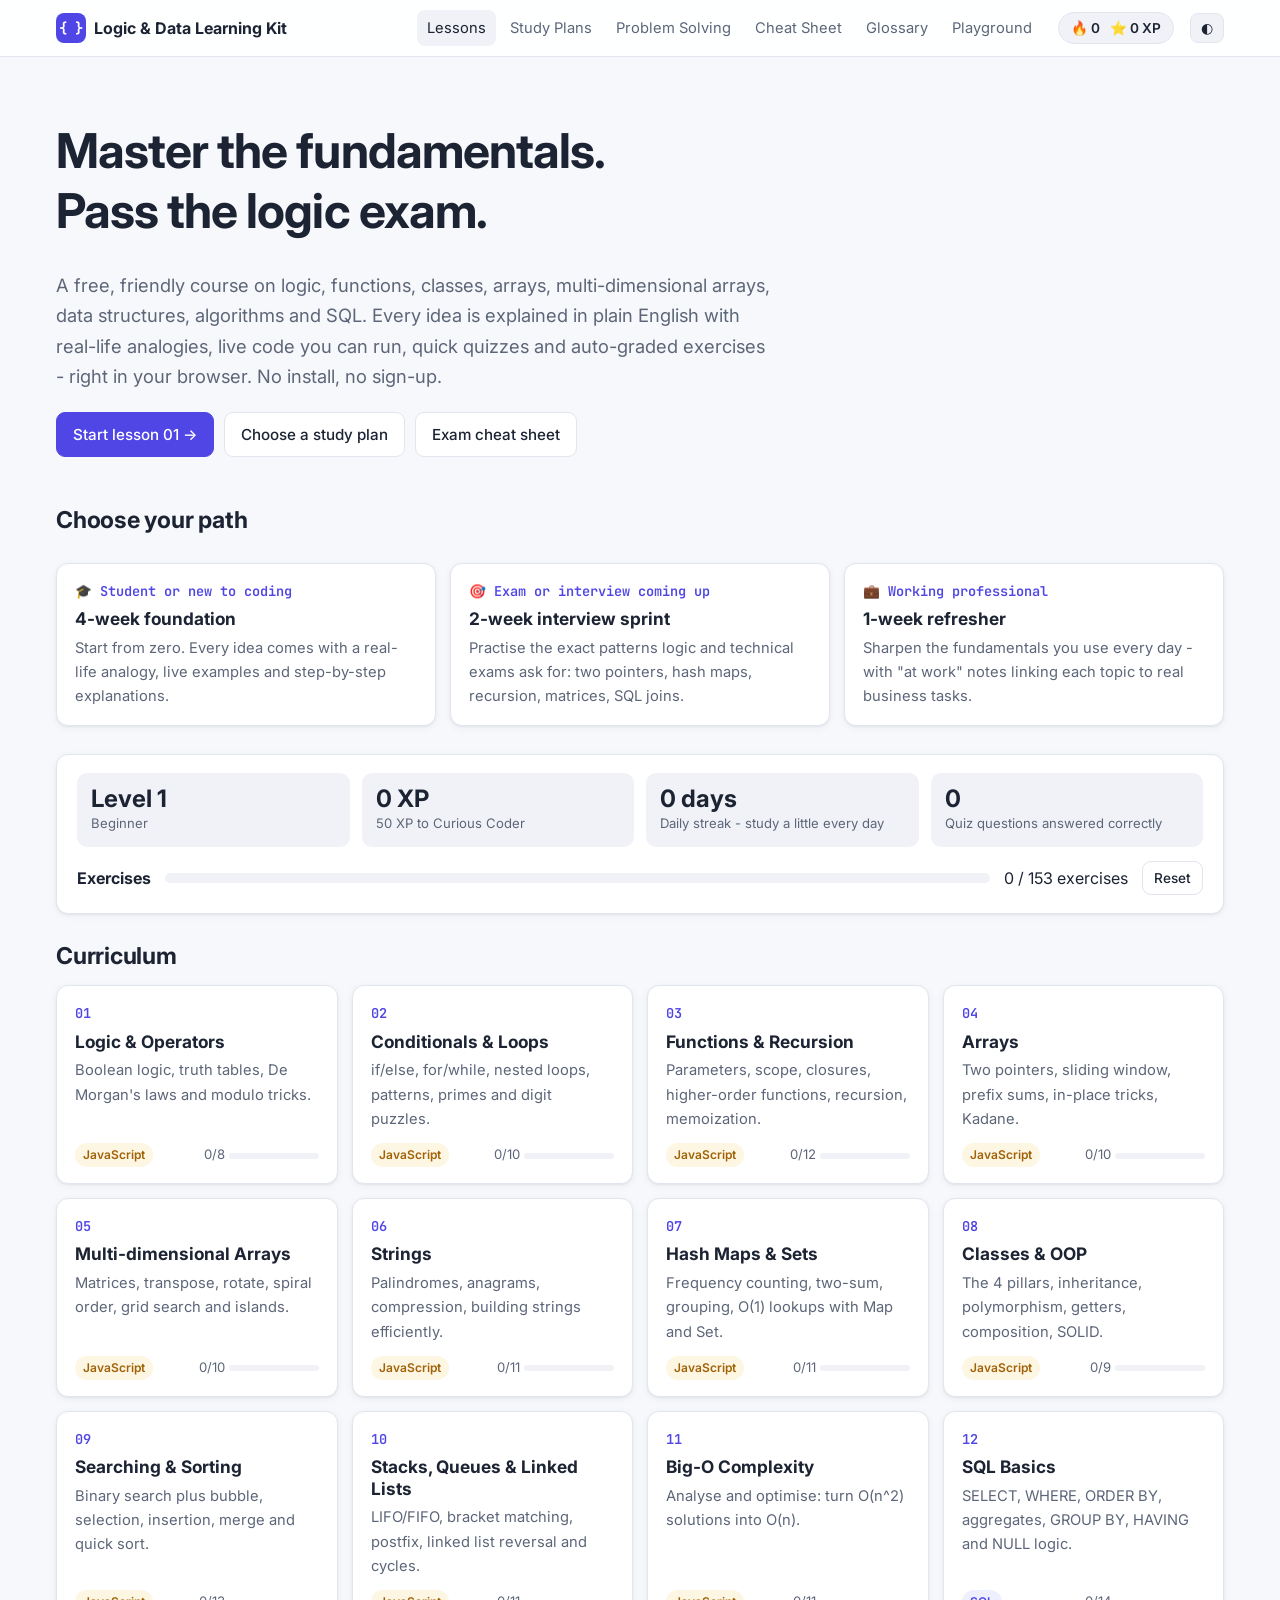
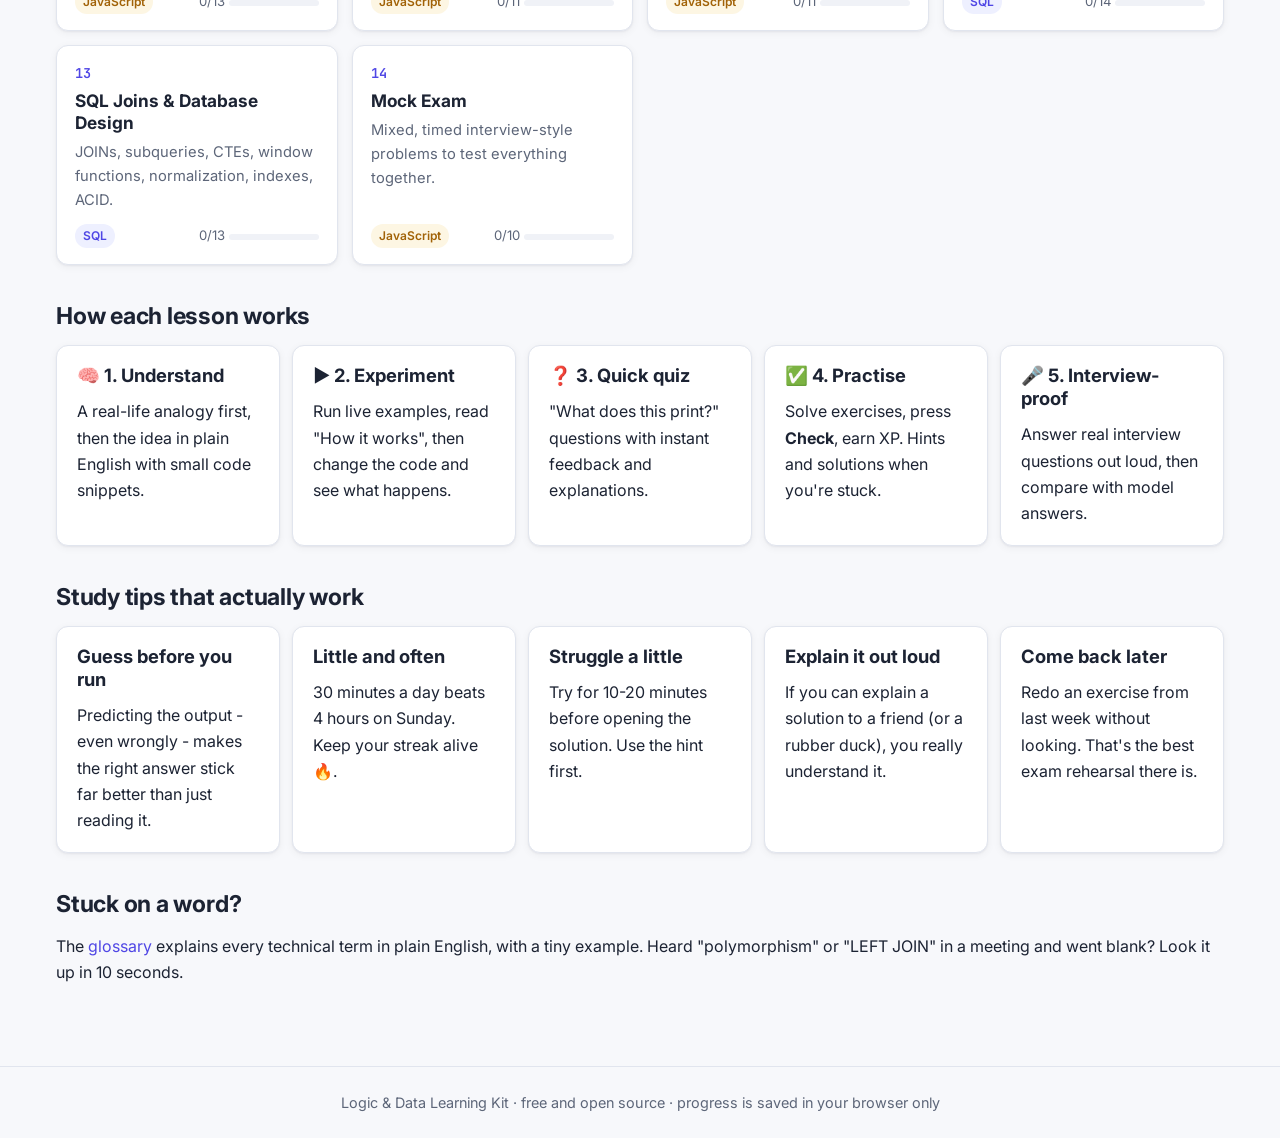
<file: index.html>
<!doctype html>
<html lang="en">
<head>
  <meta charset="utf-8">
  <meta name="viewport" content="width=device-width, initial-scale=1">
  <title>Logic &amp; Data Learning Kit</title>
  <meta name="description" content="Free interactive kit to master programming fundamentals and SQL for logical and technical interview exams. Live code, auto-graded exercises, no install.">
  <link rel="icon" href="assets/favicon.svg" type="image/svg+xml">
  <link rel="preconnect" href="https://fonts.googleapis.com">
  <link rel="stylesheet" href="https://fonts.googleapis.com/css2?family=Inter:wght@400;500;600;700&family=JetBrains+Mono:wght@400;600&display=swap">
  <link rel="stylesheet" href="assets/css/style.css">
</head>
<body>
  <header id="site-header"></header>

  <main class="container">
    <section class="hero">
      <h1>Master the fundamentals.<br>Pass the logic exam.</h1>
      <p class="lead">
        A free, friendly course on logic, functions, classes, arrays, multi-dimensional arrays,
        data structures, algorithms and SQL. Every idea is explained in plain English with real-life
        analogies, live code you can run, quick quizzes and auto-graded exercises - right in your browser.
        No install, no sign-up.
      </p>
      <div class="hero-actions">
        <a class="btn btn-primary" id="continue-btn" href="lesson.html?id=01">Start lesson 01 &rarr;</a>
        <a class="btn" href="study-plan.html">Choose a study plan</a>
        <a class="btn" href="cheatsheet.html">Exam cheat sheet</a>
      </div>
    </section>

    <h2>Choose your path</h2>
    <section class="audience">
      <a class="card lesson-card" href="study-plan.html#beginner">
        <span class="num">&#127891; Student or new to coding</span>
        <h3>4-week foundation</h3>
        <p>Start from zero. Every idea comes with a real-life analogy, live examples and step-by-step explanations.</p>
      </a>
      <a class="card lesson-card" href="study-plan.html#sprint">
        <span class="num">&#127919; Exam or interview coming up</span>
        <h3>2-week interview sprint</h3>
        <p>Practise the exact patterns logic and technical exams ask for: two pointers, hash maps, recursion, matrices, SQL joins.</p>
      </a>
      <a class="card lesson-card" href="study-plan.html#refresher">
        <span class="num">&#128188; Working professional</span>
        <h3>1-week refresher</h3>
        <p>Sharpen the fundamentals you use every day - with "at work" notes linking each topic to real business tasks.</p>
      </a>
    </section>

    <section class="card" id="progress" style="margin-bottom:28px">
      <div class="stats-row">
        <div class="stat"><div class="v" id="st-level">Level 1</div><div class="l" id="st-level-name">Beginner</div></div>
        <div class="stat"><div class="v" id="st-xp">0 XP</div><div class="l" id="st-next">+10 XP per exercise, +5 per quiz answer</div></div>
        <div class="stat"><div class="v" id="st-streak">0 days</div><div class="l">Daily streak - study a little every day</div></div>
        <div class="stat"><div class="v" id="st-quiz">0</div><div class="l">Quiz questions answered correctly</div></div>
      </div>
      <div class="progress-summary">
        <strong>Exercises</strong>
        <div class="progress-track"><div class="progress-fill" id="overall-fill" style="width:0%"></div></div>
        <span id="overall-text">0 / 0 exercises</span>
        <button class="btn btn-sm" id="reset-progress">Reset</button>
      </div>
    </section>

    <h2 style="margin-top:0">Curriculum</h2>
    <div class="lesson-grid" id="lesson-grid"></div>

    <h2>How each lesson works</h2>
    <div class="toc-cards">
      <div class="card"><h3>&#129504; 1. Understand</h3><p>A real-life analogy first, then the idea in plain English with small code snippets.</p></div>
      <div class="card"><h3>&#9654;&#65039; 2. Experiment</h3><p>Run live examples, read "How it works", then change the code and see what happens.</p></div>
      <div class="card"><h3>&#10067; 3. Quick quiz</h3><p>"What does this print?" questions with instant feedback and explanations.</p></div>
      <div class="card"><h3>&#9989; 4. Practise</h3><p>Solve exercises, press <strong>Check</strong>, earn XP. Hints and solutions when you're stuck.</p></div>
      <div class="card"><h3>&#127908; 5. Interview-proof</h3><p>Answer real interview questions out loud, then compare with model answers.</p></div>
    </div>

    <h2>Study tips that actually work</h2>
    <div class="toc-cards">
      <div class="card"><h3>Guess before you run</h3><p>Predicting the output - even wrongly - makes the right answer stick far better than just reading it.</p></div>
      <div class="card"><h3>Little and often</h3><p>30 minutes a day beats 4 hours on Sunday. Keep your streak alive &#128293;.</p></div>
      <div class="card"><h3>Struggle a little</h3><p>Try for 10-20 minutes before opening the solution. Use the hint first.</p></div>
      <div class="card"><h3>Explain it out loud</h3><p>If you can explain a solution to a friend (or a rubber duck), you really understand it.</p></div>
      <div class="card"><h3>Come back later</h3><p>Redo an exercise from last week without looking. That's the best exam rehearsal there is.</p></div>
    </div>

    <h2>Stuck on a word?</h2>
    <p>The <a href="glossary.html">glossary</a> explains every technical term in plain English, with a tiny example.
      Heard "polymorphism" or "LEFT JOIN" in a meeting and went blank? Look it up in 10 seconds.</p>
  </main>

  <footer id="site-footer"></footer>

  <script src="assets/js/app.js"></script>
  <script src="lessons/index.js"></script>
  <script>
    (function () {
      const grid = document.getElementById("lesson-grid");
      const esc = LDL.escapeHtml;

      function render() {
        let done = 0, total = 0, firstOpen = null;
        grid.innerHTML = LDL.catalog.map(function (c) {
          const lesson = LDL.lessons[c.id];
          const n = lesson ? lesson.exercises.length : 0;
          const d = lesson ? LDL.progress.countDone(lesson) : 0;
          done += d; total += n;
          if (!firstOpen && lesson && d < n) firstOpen = c;
          const pct = n ? Math.round(100 * d / n) : 0;
          return '<a class="lesson-card" href="lesson.html?id=' + c.id + '">' +
            '<span class="num">' + c.id + '</span>' +
            '<h3>' + esc(c.title) + '</h3>' +
            '<p>' + esc(c.summary) + '</p>' +
            '<div class="meta"><span class="tag ' + (c.lang === "sql" ? "tag-sql" : "tag-js") + '">' + (c.lang === "sql" ? "SQL" : "JavaScript") + '</span>' +
            (lesson ? '<span>' + d + "/" + n + ' <span class="mini-track" style="display:inline-block;vertical-align:middle"><span class="mini-fill" style="display:block;width:' + pct + '%"></span></span></span>' : '<span>coming soon</span>') +
            '</div></a>';
        }).join("");

        const xp = LDL.xp(), lv = LDL.level(xp), streak = LDL.activity.streak();
        let quizRight = 0;
        LDL.catalog.forEach(function (c) { if (LDL.lessons[c.id]) quizRight += LDL.quizProgress.countCorrect(LDL.lessons[c.id]); });
        document.getElementById("st-level").textContent = "Level " + lv.number;
        document.getElementById("st-level-name").textContent = lv.name;
        document.getElementById("st-xp").textContent = xp + " XP";
        document.getElementById("st-next").textContent = lv.next
          ? (lv.next - xp) + " XP to " + lv.nextName
          : "Top level reached - you're interview ready!";
        document.getElementById("st-streak").textContent = streak + (streak === 1 ? " day" : " days");
        document.getElementById("st-quiz").textContent = quizRight;
        LDL.refreshXp();

        document.getElementById("overall-fill").style.width = (total ? 100 * done / total : 0) + "%";
        document.getElementById("overall-text").textContent = done + " / " + total + " exercises";
        const btn = document.getElementById("continue-btn");
        if (done > 0 && firstOpen) {
          btn.href = "lesson.html?id=" + firstOpen.id;
          btn.innerHTML = "Continue: " + esc(firstOpen.id + " " + firstOpen.title) + " &rarr;";
        }
      }

      document.getElementById("reset-progress").addEventListener("click", function () {
        if (confirm("Reset all progress and saved code? This cannot be undone.")) { LDL.progress.reset(); render(); }
      });

      render();
      LDL.loadAllLessons().then(render);
    })();
  </script>
</body>
</html>
</file>
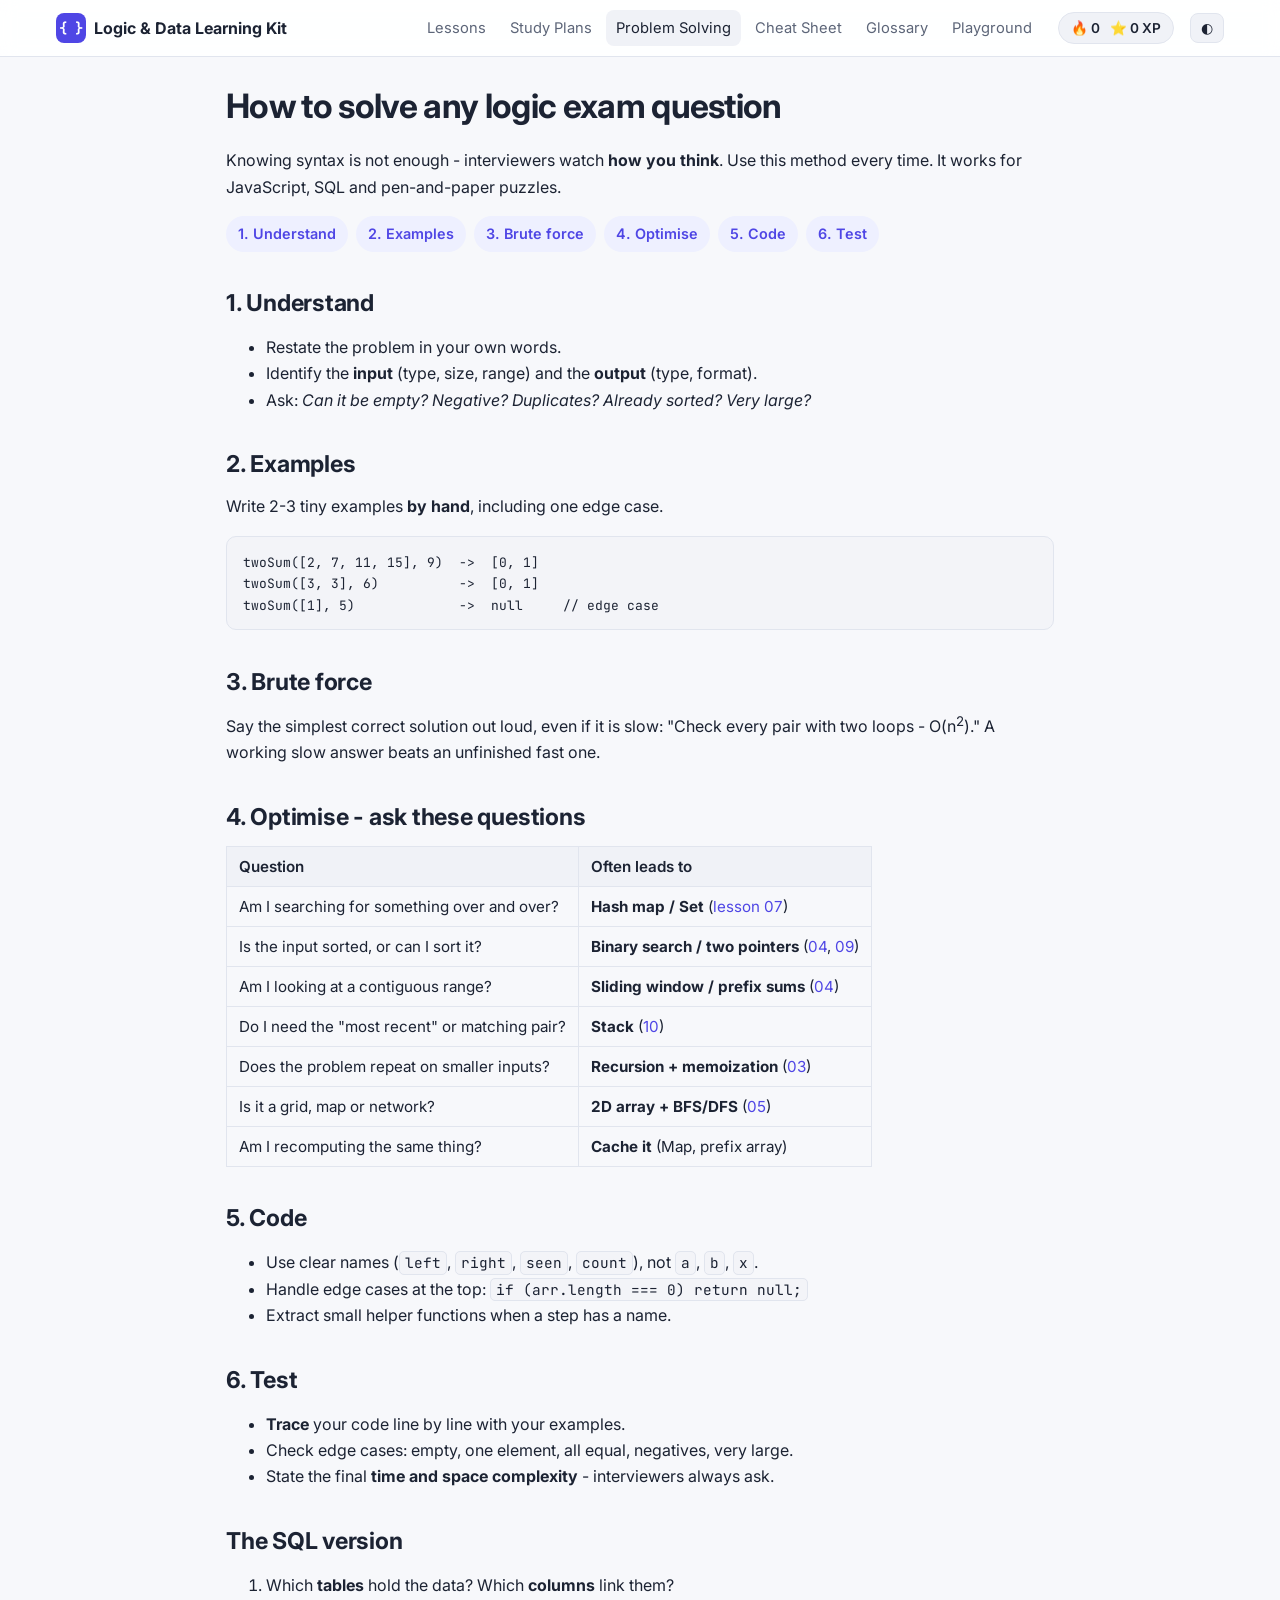
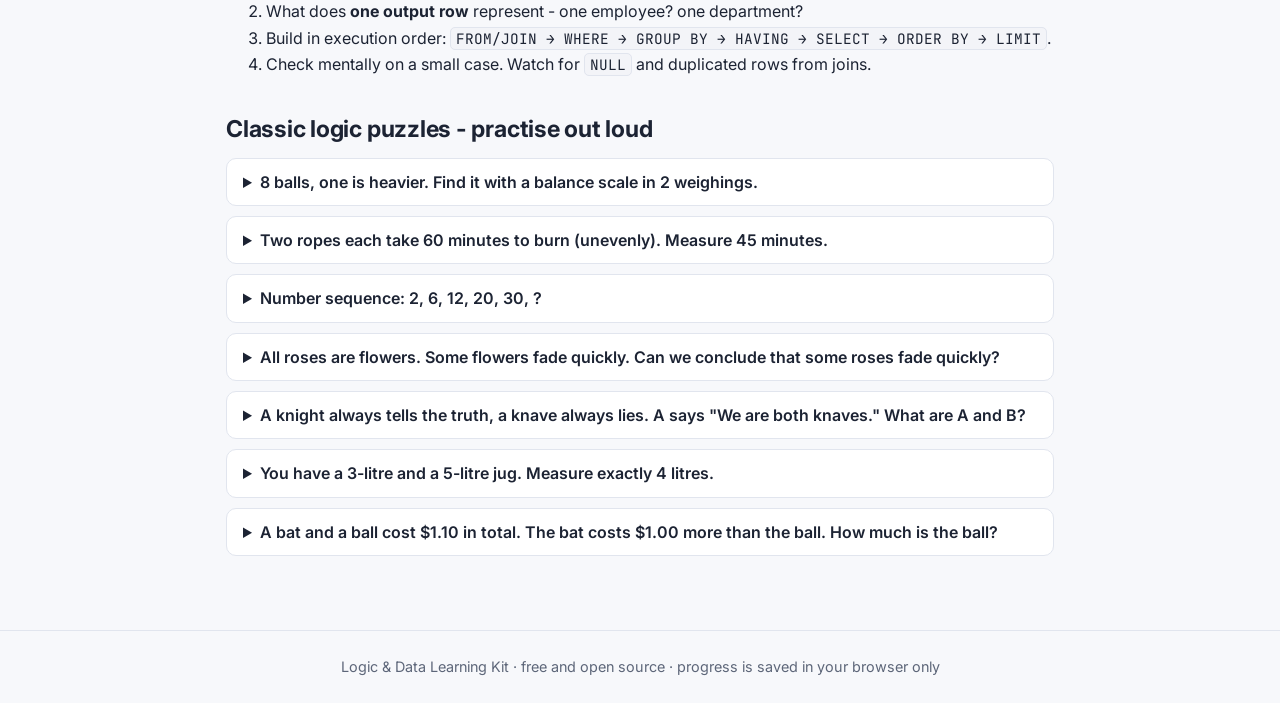
<file: problem-solving.html>
<!doctype html>
<html lang="en">
<head>
  <meta charset="utf-8">
  <meta name="viewport" content="width=device-width, initial-scale=1">
  <title>Problem Solving - Logic &amp; Data Learning Kit</title>
  <meta name="description" content="A 6-step method to solve any logic or coding interview question, plus classic logic puzzles.">
  <link rel="icon" href="assets/favicon.svg" type="image/svg+xml">
  <link rel="preconnect" href="https://fonts.googleapis.com">
  <link rel="stylesheet" href="https://fonts.googleapis.com/css2?family=Inter:wght@400;500;600;700&family=JetBrains+Mono:wght@400;600&display=swap">
  <link rel="stylesheet" href="assets/css/style.css">
</head>
<body>
  <header id="site-header"></header>

  <main class="container narrow">
    <h1>How to solve any logic exam question</h1>
    <p class="lead">Knowing syntax is not enough - interviewers watch <strong>how you think</strong>.
      Use this method every time. It works for JavaScript, SQL and pen-and-paper puzzles.</p>

    <div class="step-flow">
      <span>1. Understand</span><span>2. Examples</span><span>3. Brute force</span>
      <span>4. Optimise</span><span>5. Code</span><span>6. Test</span>
    </div>

    <h2>1. Understand</h2>
    <ul>
      <li>Restate the problem in your own words.</li>
      <li>Identify the <strong>input</strong> (type, size, range) and the <strong>output</strong> (type, format).</li>
      <li>Ask: <em>Can it be empty? Negative? Duplicates? Already sorted? Very large?</em></li>
    </ul>

    <h2>2. Examples</h2>
    <p>Write 2-3 tiny examples <strong>by hand</strong>, including one edge case.</p>
<pre><code>twoSum([2, 7, 11, 15], 9)  -&gt;  [0, 1]
twoSum([3, 3], 6)          -&gt;  [0, 1]
twoSum([1], 5)             -&gt;  null     // edge case</code></pre>

    <h2>3. Brute force</h2>
    <p>Say the simplest correct solution out loud, even if it is slow:
      "Check every pair with two loops - O(n<sup>2</sup>)." A working slow answer beats an unfinished fast one.</p>

    <h2>4. Optimise - ask these questions</h2>
    <table>
      <tr><th>Question</th><th>Often leads to</th></tr>
      <tr><td>Am I searching for something over and over?</td><td><strong>Hash map / Set</strong> (<a href="lesson.html?id=07">lesson 07</a>)</td></tr>
      <tr><td>Is the input sorted, or can I sort it?</td><td><strong>Binary search / two pointers</strong> (<a href="lesson.html?id=04">04</a>, <a href="lesson.html?id=09">09</a>)</td></tr>
      <tr><td>Am I looking at a contiguous range?</td><td><strong>Sliding window / prefix sums</strong> (<a href="lesson.html?id=04">04</a>)</td></tr>
      <tr><td>Do I need the "most recent" or matching pair?</td><td><strong>Stack</strong> (<a href="lesson.html?id=10">10</a>)</td></tr>
      <tr><td>Does the problem repeat on smaller inputs?</td><td><strong>Recursion + memoization</strong> (<a href="lesson.html?id=03">03</a>)</td></tr>
      <tr><td>Is it a grid, map or network?</td><td><strong>2D array + BFS/DFS</strong> (<a href="lesson.html?id=05">05</a>)</td></tr>
      <tr><td>Am I recomputing the same thing?</td><td><strong>Cache it</strong> (Map, prefix array)</td></tr>
    </table>

    <h2>5. Code</h2>
    <ul>
      <li>Use clear names (<code>left</code>, <code>right</code>, <code>seen</code>, <code>count</code>), not <code>a</code>, <code>b</code>, <code>x</code>.</li>
      <li>Handle edge cases at the top: <code>if (arr.length === 0) return null;</code></li>
      <li>Extract small helper functions when a step has a name.</li>
    </ul>

    <h2>6. Test</h2>
    <ul>
      <li><strong>Trace</strong> your code line by line with your examples.</li>
      <li>Check edge cases: empty, one element, all equal, negatives, very large.</li>
      <li>State the final <strong>time and space complexity</strong> - interviewers always ask.</li>
    </ul>

    <h2>The SQL version</h2>
    <ol>
      <li>Which <strong>tables</strong> hold the data? Which <strong>columns</strong> link them?</li>
      <li>What does <strong>one output row</strong> represent - one employee? one department?</li>
      <li>Build in execution order: <code>FROM/JOIN → WHERE → GROUP BY → HAVING → SELECT → ORDER BY → LIMIT</code>.</li>
      <li>Check mentally on a small case. Watch for <code>NULL</code> and duplicated rows from joins.</li>
    </ol>

    <h2>Classic logic puzzles - practise out loud</h2>
    <details class="qa"><summary>8 balls, one is heavier. Find it with a balance scale in 2 weighings.</summary>
      <p>Weigh 3 vs 3. If they balance, weigh the remaining 2 - the heavier one wins.
      If they don't, take the heavier group of 3 and weigh 1 vs 1: the heavier wins, or the third ball if they balance.
      It's the same "split into groups and eliminate" idea as binary search.</p></details>
    <details class="qa"><summary>Two ropes each take 60 minutes to burn (unevenly). Measure 45 minutes.</summary>
      <p>Light rope A at both ends and rope B at one end. A burns out after 30 minutes.
      Then light the other end of B - it burns out 15 minutes later. Total: 45.</p></details>
    <details class="qa"><summary>Number sequence: 2, 6, 12, 20, 30, ?</summary>
      <p>Differences are 4, 6, 8, 10, so the next difference is 12: <strong>42</strong>. The formula is n &times; (n + 1).</p></details>
    <details class="qa"><summary>All roses are flowers. Some flowers fade quickly. Can we conclude that some roses fade quickly?</summary>
      <p><strong>No.</strong> The flowers that fade quickly might all be non-roses. In set terms: Roses &sube; Flowers and
      Fading &cap; Flowers &ne; &empty; does not imply Fading &cap; Roses &ne; &empty;.</p></details>
    <details class="qa"><summary>A knight always tells the truth, a knave always lies. A says "We are both knaves." What are A and B?</summary>
      <p>If A were a knight the statement would be true, making A a knave - a contradiction. So A is a <strong>knave</strong>,
      the statement is false, so they are not both knaves: B is a <strong>knight</strong>.</p></details>
    <details class="qa"><summary>You have a 3-litre and a 5-litre jug. Measure exactly 4 litres.</summary>
      <p>Fill the 5, pour into the 3 (5 has 2 left). Empty the 3, pour the 2 in. Fill the 5 again and top up the 3 (needs 1).
      The 5-litre jug now holds <strong>4</strong>.</p></details>
    <details class="qa"><summary>A bat and a ball cost $1.10 in total. The bat costs $1.00 more than the ball. How much is the ball?</summary>
      <p>Not 10 cents! ball + (ball + 1.00) = 1.10, so 2 &times; ball = 0.10: the ball costs <strong>5 cents</strong>.
      Lesson: write the equation instead of trusting intuition.</p></details>
  </main>

  <footer id="site-footer"></footer>
  <script src="assets/js/app.js"></script>
</body>
</html>
</file>
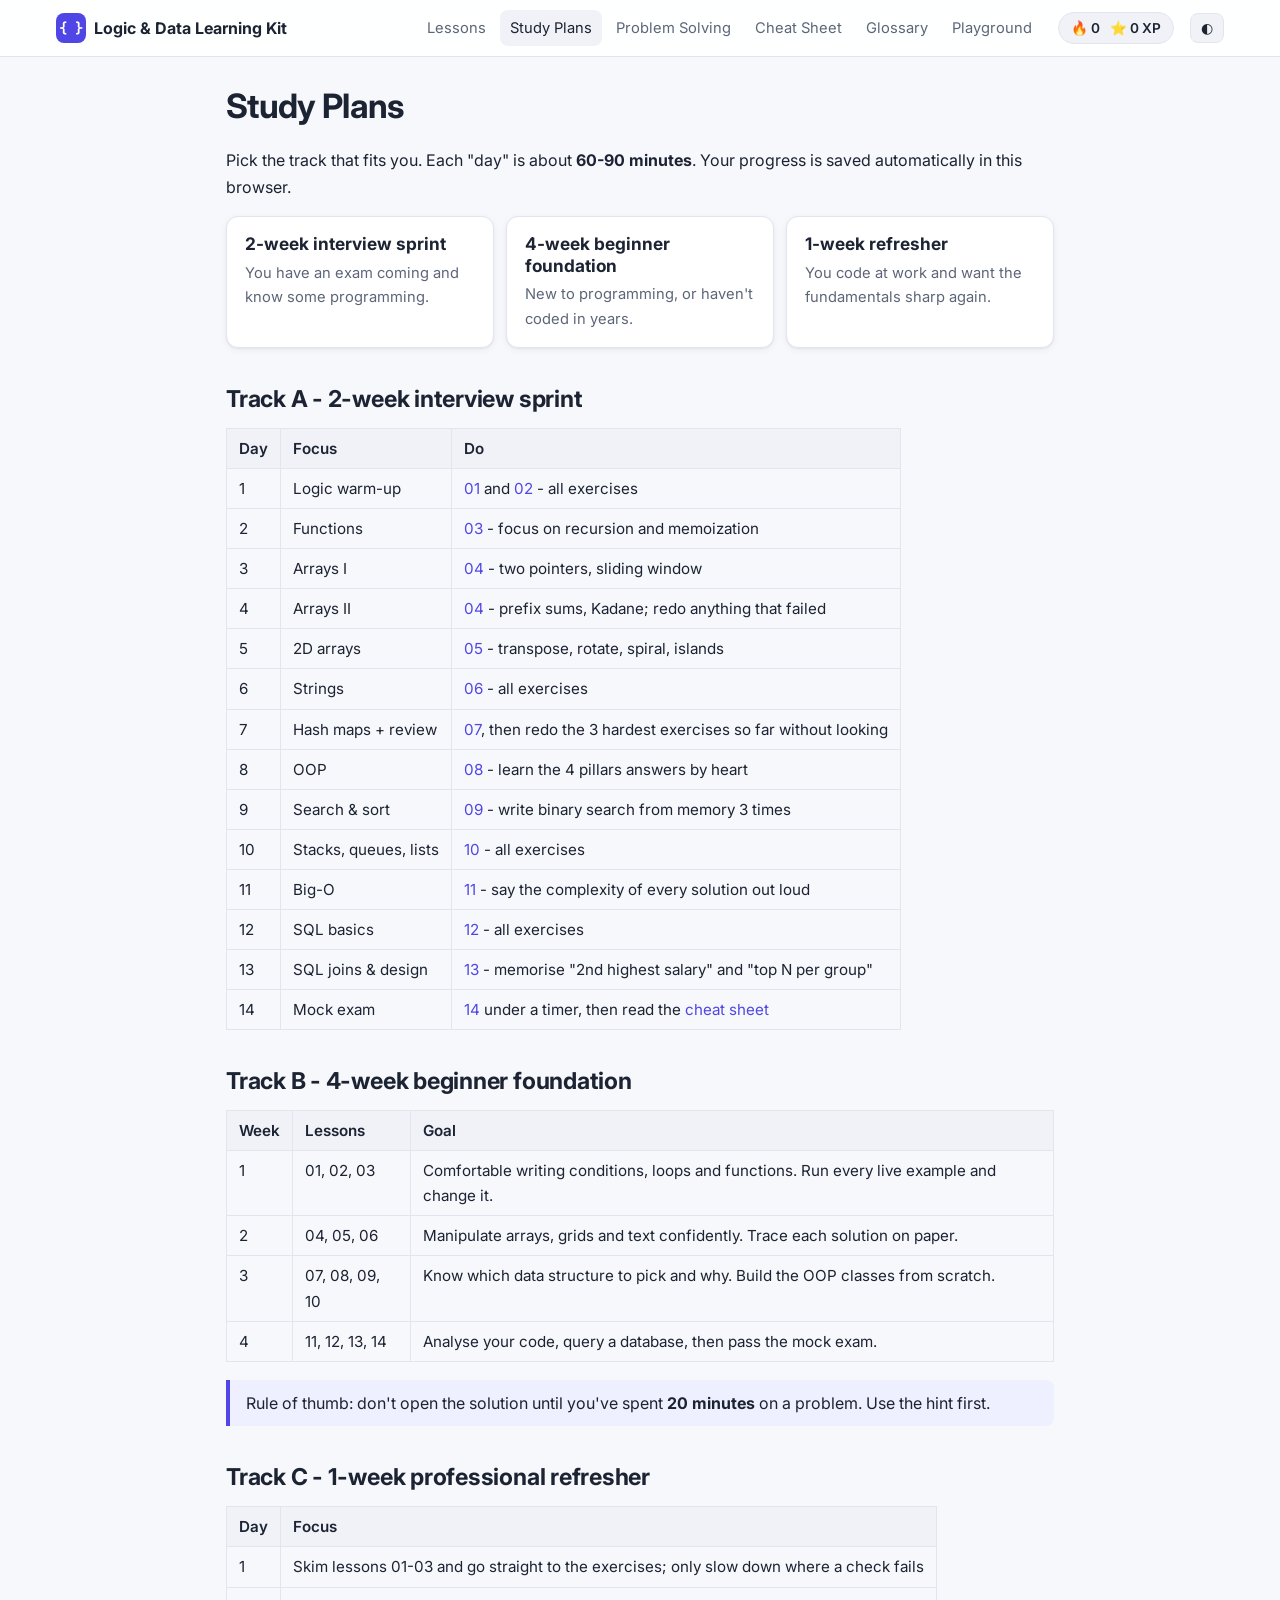
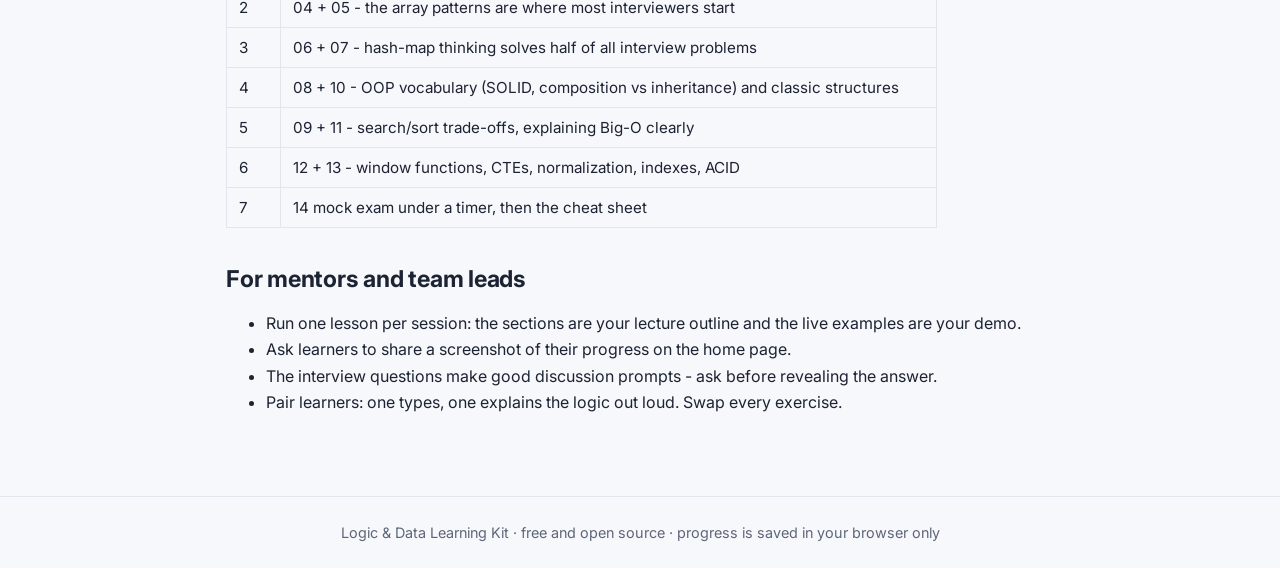
<file: study-plan.html>
<!doctype html>
<html lang="en">
<head>
  <meta charset="utf-8">
  <meta name="viewport" content="width=device-width, initial-scale=1">
  <title>Study Plans - Logic &amp; Data Learning Kit</title>
  <meta name="description" content="Three study tracks: 2-week interview sprint, 4-week beginner foundation, 1-week professional refresher.">
  <link rel="icon" href="assets/favicon.svg" type="image/svg+xml">
  <link rel="preconnect" href="https://fonts.googleapis.com">
  <link rel="stylesheet" href="https://fonts.googleapis.com/css2?family=Inter:wght@400;500;600;700&family=JetBrains+Mono:wght@400;600&display=swap">
  <link rel="stylesheet" href="assets/css/style.css">
</head>
<body>
  <header id="site-header"></header>

  <main class="container narrow">
    <h1>Study Plans</h1>
    <p class="lead">Pick the track that fits you. Each "day" is about <strong>60-90 minutes</strong>.
      Your progress is saved automatically in this browser.</p>

    <div class="toc-cards">
      <a class="card lesson-card" href="#sprint"><h3>2-week interview sprint</h3><p>You have an exam coming and know some programming.</p></a>
      <a class="card lesson-card" href="#beginner"><h3>4-week beginner foundation</h3><p>New to programming, or haven't coded in years.</p></a>
      <a class="card lesson-card" href="#refresher"><h3>1-week refresher</h3><p>You code at work and want the fundamentals sharp again.</p></a>
    </div>

    <h2 id="sprint">Track A - 2-week interview sprint</h2>
    <table>
      <tr><th>Day</th><th>Focus</th><th>Do</th></tr>
      <tr><td>1</td><td>Logic warm-up</td><td><a href="lesson.html?id=01">01</a> and <a href="lesson.html?id=02">02</a> - all exercises</td></tr>
      <tr><td>2</td><td>Functions</td><td><a href="lesson.html?id=03">03</a> - focus on recursion and memoization</td></tr>
      <tr><td>3</td><td>Arrays I</td><td><a href="lesson.html?id=04">04</a> - two pointers, sliding window</td></tr>
      <tr><td>4</td><td>Arrays II</td><td><a href="lesson.html?id=04">04</a> - prefix sums, Kadane; redo anything that failed</td></tr>
      <tr><td>5</td><td>2D arrays</td><td><a href="lesson.html?id=05">05</a> - transpose, rotate, spiral, islands</td></tr>
      <tr><td>6</td><td>Strings</td><td><a href="lesson.html?id=06">06</a> - all exercises</td></tr>
      <tr><td>7</td><td>Hash maps + review</td><td><a href="lesson.html?id=07">07</a>, then redo the 3 hardest exercises so far without looking</td></tr>
      <tr><td>8</td><td>OOP</td><td><a href="lesson.html?id=08">08</a> - learn the 4 pillars answers by heart</td></tr>
      <tr><td>9</td><td>Search &amp; sort</td><td><a href="lesson.html?id=09">09</a> - write binary search from memory 3 times</td></tr>
      <tr><td>10</td><td>Stacks, queues, lists</td><td><a href="lesson.html?id=10">10</a> - all exercises</td></tr>
      <tr><td>11</td><td>Big-O</td><td><a href="lesson.html?id=11">11</a> - say the complexity of every solution out loud</td></tr>
      <tr><td>12</td><td>SQL basics</td><td><a href="lesson.html?id=12">12</a> - all exercises</td></tr>
      <tr><td>13</td><td>SQL joins &amp; design</td><td><a href="lesson.html?id=13">13</a> - memorise "2nd highest salary" and "top N per group"</td></tr>
      <tr><td>14</td><td>Mock exam</td><td><a href="lesson.html?id=14">14</a> under a timer, then read the <a href="cheatsheet.html">cheat sheet</a></td></tr>
    </table>

    <h2 id="beginner">Track B - 4-week beginner foundation</h2>
    <table>
      <tr><th>Week</th><th>Lessons</th><th>Goal</th></tr>
      <tr><td>1</td><td>01, 02, 03</td><td>Comfortable writing conditions, loops and functions. Run every live example and change it.</td></tr>
      <tr><td>2</td><td>04, 05, 06</td><td>Manipulate arrays, grids and text confidently. Trace each solution on paper.</td></tr>
      <tr><td>3</td><td>07, 08, 09, 10</td><td>Know which data structure to pick and why. Build the OOP classes from scratch.</td></tr>
      <tr><td>4</td><td>11, 12, 13, 14</td><td>Analyse your code, query a database, then pass the mock exam.</td></tr>
    </table>
    <blockquote>Rule of thumb: don't open the solution until you've spent <strong>20 minutes</strong> on a problem. Use the hint first.</blockquote>

    <h2 id="refresher">Track C - 1-week professional refresher</h2>
    <table>
      <tr><th>Day</th><th>Focus</th></tr>
      <tr><td>1</td><td>Skim lessons 01-03 and go straight to the exercises; only slow down where a check fails</td></tr>
      <tr><td>2</td><td>04 + 05 - the array patterns are where most interviewers start</td></tr>
      <tr><td>3</td><td>06 + 07 - hash-map thinking solves half of all interview problems</td></tr>
      <tr><td>4</td><td>08 + 10 - OOP vocabulary (SOLID, composition vs inheritance) and classic structures</td></tr>
      <tr><td>5</td><td>09 + 11 - search/sort trade-offs, explaining Big-O clearly</td></tr>
      <tr><td>6</td><td>12 + 13 - window functions, CTEs, normalization, indexes, ACID</td></tr>
      <tr><td>7</td><td>14 mock exam under a timer, then the cheat sheet</td></tr>
    </table>

    <h2>For mentors and team leads</h2>
    <ul>
      <li>Run one lesson per session: the sections are your lecture outline and the live examples are your demo.</li>
      <li>Ask learners to share a screenshot of their progress on the home page.</li>
      <li>The interview questions make good discussion prompts - ask before revealing the answer.</li>
      <li>Pair learners: one types, one explains the logic out loud. Swap every exercise.</li>
    </ul>
  </main>

  <footer id="site-footer"></footer>
  <script src="assets/js/app.js"></script>
</body>
</html>
</file>
<file: assets/css/style.css>
/* ==========================================================================
   Logic & Data Learning Kit - styles
   ========================================================================== */

:root {
  --bg: #f7f8fb;
  --surface: #ffffff;
  --surface-2: #f0f2f7;
  --border: #e1e5ee;
  --text: #1c2333;
  --muted: #5d6679;
  --primary: #4f46e5;
  --primary-soft: #eef0ff;
  --on-primary: #ffffff;
  --pass: #15803d;
  --pass-soft: #e8f6ed;
  --fail: #b91c1c;
  --fail-soft: #fdecec;
  --warn: #a16207;
  --warn-soft: #fdf6e3;
  --code-bg: #f3f4f8;
  --shadow: 0 1px 2px rgba(16, 24, 40, .05), 0 2px 8px rgba(16, 24, 40, .05);
  --radius: 12px;
  --font: "Inter", system-ui, -apple-system, "Segoe UI", Roboto, sans-serif;
  --mono: "JetBrains Mono", ui-monospace, "Cascadia Code", Consolas, monospace;
  color-scheme: light;
}

@media (prefers-color-scheme: dark) {
  :root:not([data-theme="light"]) {
    --bg: #0f131c;
    --surface: #161b26;
    --surface-2: #1d2331;
    --border: #2a3242;
    --text: #e6e9f0;
    --muted: #9aa3b5;
    --primary: #8b85ff;
    --primary-soft: #23264a;
    --on-primary: #0f131c;
    --pass: #4ade80;
    --pass-soft: #12301f;
    --fail: #f87171;
    --fail-soft: #3a1717;
    --warn: #facc15;
    --warn-soft: #332b0f;
    --code-bg: #1b2130;
    --shadow: none;
    color-scheme: dark;
  }
}

:root[data-theme="dark"] {
  --bg: #0f131c;
  --surface: #161b26;
  --surface-2: #1d2331;
  --border: #2a3242;
  --text: #e6e9f0;
  --muted: #9aa3b5;
  --primary: #8b85ff;
  --primary-soft: #23264a;
  --on-primary: #0f131c;
  --pass: #4ade80;
  --pass-soft: #12301f;
  --fail: #f87171;
  --fail-soft: #3a1717;
  --warn: #facc15;
  --warn-soft: #332b0f;
  --code-bg: #1b2130;
  --shadow: none;
  color-scheme: dark;
}

* { box-sizing: border-box; }

html { scroll-behavior: smooth; }

body {
  margin: 0;
  background: var(--bg);
  color: var(--text);
  font-family: var(--font);
  font-size: 16px;
  line-height: 1.65;
  -webkit-font-smoothing: antialiased;
}

a { color: var(--primary); text-decoration: none; }
a:hover { text-decoration: underline; }

h1, h2, h3, h4 { line-height: 1.25; margin: 1.6em 0 .6em; }
h1 { font-size: 2.1rem; margin-top: 0; letter-spacing: -.02em; }
h2 { font-size: 1.45rem; letter-spacing: -.01em; }
h3 { font-size: 1.15rem; }
p { margin: 0 0 1em; }

code, pre, textarea.code { font-family: var(--mono); font-size: .9em; }
/* Learners must see the real characters (=== not a ligature glyph) */
code, pre, textarea.code, .CodeMirror, .results, .sql-table, .num {
  font-variant-ligatures: none;
  font-feature-settings: "liga" 0, "calt" 0;
}
:not(pre) > code {
  background: var(--code-bg);
  border: 1px solid var(--border);
  border-radius: 5px;
  padding: .08em .35em;
}
pre {
  background: var(--code-bg);
  border: 1px solid var(--border);
  border-radius: 10px;
  padding: 14px 16px;
  overflow-x: auto;
  line-height: 1.5;
  margin: 0 0 1em;
}
pre code.hljs { background: transparent; padding: 0; }

table {
  border-collapse: collapse;
  width: 100%;
  margin: 0 0 1.2em;
  font-size: .95em;
  display: block;
  overflow-x: auto;
}
th, td {
  border: 1px solid var(--border);
  padding: 7px 12px;
  text-align: left;
  vertical-align: top;
}
th { background: var(--surface-2); font-weight: 600; }

blockquote {
  margin: 0 0 1em;
  padding: 10px 16px;
  border-left: 4px solid var(--primary);
  background: var(--primary-soft);
  border-radius: 0 8px 8px 0;
}

/* ---------- Layout ---------- */

.topbar {
  position: sticky; top: 0; z-index: 20;
  background: color-mix(in srgb, var(--surface) 88%, transparent);
  backdrop-filter: blur(8px);
  border-bottom: 1px solid var(--border);
}
.topbar-inner {
  max-width: 1200px; margin: 0 auto;
  display: flex; align-items: center; gap: 16px;
  padding: 10px 16px;
}
.brand { font-weight: 700; color: var(--text); display: flex; align-items: center; gap: 8px; white-space: nowrap; }
.brand:hover { text-decoration: none; }
.brand-logo {
  width: 30px; height: 30px; border-radius: 8px;
  background: var(--primary); color: var(--on-primary);
  display: grid; place-items: center; font-family: var(--mono); font-size: 14px;
}
.nav { display: flex; gap: 4px; margin-left: auto; flex-wrap: wrap; }
.nav a {
  color: var(--muted); padding: 6px 10px; border-radius: 8px; font-size: .92rem;
}
.nav a:hover, .nav a.active { background: var(--surface-2); color: var(--text); text-decoration: none; }
.icon-btn {
  background: var(--surface-2); border: 1px solid var(--border); color: var(--text);
  border-radius: 8px; padding: 6px 10px; cursor: pointer; font-size: .9rem;
}

.container { max-width: 1200px; margin: 0 auto; padding: 28px 16px 64px; }
.narrow { max-width: 860px; }

.footer {
  border-top: 1px solid var(--border); color: var(--muted);
  text-align: center; padding: 24px 16px; font-size: .9rem;
}

/* ---------- Home ---------- */

.hero { padding: 36px 0 12px; }
.hero h1 { font-size: clamp(2rem, 5vw, 3rem); }
.hero .lead { font-size: 1.15rem; color: var(--muted); max-width: 720px; }
.hero-actions { display: flex; gap: 10px; flex-wrap: wrap; margin-top: 20px; }

.btn {
  display: inline-flex; align-items: center; gap: 6px;
  border: 1px solid var(--border); background: var(--surface); color: var(--text);
  border-radius: 9px; padding: 9px 16px; cursor: pointer;
  font: inherit; font-size: .95rem; font-weight: 500;
}
.btn:hover { text-decoration: none; background: var(--surface-2); }
.btn-primary { background: var(--primary); border-color: var(--primary); color: var(--on-primary); }
.btn-primary:hover { background: var(--primary); filter: brightness(1.08); }
.btn-sm { padding: 5px 11px; font-size: .85rem; }
.btn:disabled { opacity: .55; cursor: progress; }

.audience { display: grid; grid-template-columns: repeat(auto-fit, minmax(240px, 1fr)); gap: 14px; margin: 28px 0; }
.card {
  background: var(--surface); border: 1px solid var(--border);
  border-radius: var(--radius); padding: 18px 20px; box-shadow: var(--shadow);
}
.card h3 { margin-top: 0; }
.card p:last-child { margin-bottom: 0; }

.progress-summary { display: flex; align-items: center; gap: 14px; flex-wrap: wrap; }
.progress-track { flex: 1; min-width: 200px; height: 10px; background: var(--surface-2); border-radius: 99px; overflow: hidden; }
.progress-fill { height: 100%; background: var(--primary); border-radius: 99px; transition: width .4s; }

.lesson-grid { display: grid; grid-template-columns: repeat(auto-fill, minmax(280px, 1fr)); gap: 14px; }
.lesson-card {
  display: flex; flex-direction: column; gap: 6px;
  background: var(--surface); border: 1px solid var(--border);
  border-radius: var(--radius); padding: 16px 18px; color: var(--text);
  box-shadow: var(--shadow); transition: transform .12s, border-color .12s;
}
.lesson-card:hover { text-decoration: none; border-color: var(--primary); transform: translateY(-2px); }
.lesson-card .num { font-family: var(--mono); color: var(--primary); font-size: .85rem; font-weight: 600; }
.lesson-card h3 { margin: 0; font-size: 1.08rem; }
.lesson-card p { color: var(--muted); font-size: .92rem; margin: 0; flex: 1; }
.lesson-card .meta { display: flex; justify-content: space-between; align-items: center; font-size: .82rem; color: var(--muted); margin-top: 6px; }
.mini-track { width: 90px; height: 6px; background: var(--surface-2); border-radius: 99px; overflow: hidden; }
.mini-fill { height: 100%; background: var(--pass); }

.tag {
  display: inline-block; font-size: .75rem; font-weight: 600;
  padding: 2px 8px; border-radius: 99px; background: var(--surface-2); color: var(--muted);
}
.tag-js { background: var(--warn-soft); color: var(--warn); }
.tag-sql { background: var(--primary-soft); color: var(--primary); }
.tag-easy { background: var(--pass-soft); color: var(--pass); }
.tag-medium { background: var(--warn-soft); color: var(--warn); }
.tag-hard { background: var(--fail-soft); color: var(--fail); }

/* ---------- Lesson page ---------- */

.lesson-layout { display: grid; grid-template-columns: 260px minmax(0, 1fr); gap: 32px; }

/* Sidebar: progress card -> Learn / Practise / Review steps -> lesson switcher */
.sidebar {
  position: sticky; top: 70px; align-self: start;
  max-height: calc(100vh - 86px); overflow-y: auto;
  font-size: .9rem; padding-right: 4px;
  scrollbar-width: thin; scrollbar-color: var(--border) transparent;
}
.sidebar::-webkit-scrollbar { width: 6px; }
.sidebar::-webkit-scrollbar-thumb { background: var(--border); border-radius: 99px; }
.side-details > summary { display: none; }
.sidebar ul { list-style: none; padding: 0; margin: 0; }

.side-card {
  background: var(--surface); border: 1px solid var(--border); border-radius: var(--radius);
  padding: 12px 14px; margin-bottom: 16px; box-shadow: var(--shadow);
}
.side-card-top { display: flex; justify-content: space-between; align-items: baseline; }
.side-num { font-family: var(--mono); font-weight: 700; color: var(--primary); font-size: .8rem; }
.side-of { color: var(--muted); font-size: .75rem; }
.side-title { font-weight: 700; font-size: 1rem; margin: 2px 0 10px; line-height: 1.3; }
.side-bar { height: 8px; background: var(--surface-2); border-radius: 99px; overflow: hidden; }
.side-bar-fill { height: 100%; width: 0; background: linear-gradient(90deg, var(--primary), var(--pass)); border-radius: 99px; transition: width .4s; }
.side-stats { display: flex; justify-content: space-between; gap: 8px; margin-top: 8px; font-size: .78rem; color: var(--muted); }

.side-step { margin-bottom: 8px; }
.side-step-head {
  display: flex; align-items: center; gap: 10px; padding: 6px 6px; border-radius: 8px;
  cursor: pointer; list-style: none; user-select: none;
}
.side-step-head::-webkit-details-marker { display: none; }
.side-step-head:hover { background: var(--surface-2); }
.side-step[open] > .side-step-head { margin-bottom: 2px; }
.step-text { flex: 1; }
.step-chev { width: 8px; height: 8px; border-right: 2px solid var(--muted); border-bottom: 2px solid var(--muted); transform: rotate(-45deg); transition: transform .2s; margin-right: 4px; }
.side-step[open] .step-chev { transform: rotate(45deg); }
.side-step[open] .step-n { background: var(--primary); color: var(--on-primary); }
.diff-legend { display: flex; gap: 12px; padding: 4px 8px 2px 16px; font-size: .72rem; color: var(--muted); }
.diff-legend span { display: inline-flex; align-items: center; gap: 5px; }
.diff-legend .diff { display: inline-block; }
.side-step-head strong { display: block; font-size: .9rem; line-height: 1.2; }
.side-step-head small { display: block; color: var(--muted); font-size: .74rem; line-height: 1.2; }
.step-n {
  flex: none; width: 24px; height: 24px; border-radius: 50%;
  background: var(--primary-soft); color: var(--primary);
  display: grid; place-items: center; font-weight: 700; font-size: .8rem;
}
.sidebar .side-list { margin-left: 15px; padding-left: 10px; border-left: 2px solid var(--border); }

.side-link, .side-ex {
  display: flex; align-items: center; gap: 8px;
  padding: 5px 10px; margin: 1px 0; border-radius: 7px;
  color: var(--muted); line-height: 1.35;
}
.side-link > span:first-child { flex: 1; }
.side-link:hover, .side-ex:hover { background: var(--surface-2); color: var(--text); text-decoration: none; }
.side-link.active, .side-ex.active {
  background: var(--primary-soft); color: var(--primary); font-weight: 600;
  box-shadow: inset 3px 0 0 var(--primary);
}
.side-count {
  flex: none; font-size: .72rem; font-weight: 600; color: var(--muted);
  background: var(--surface-2); border-radius: 99px; padding: 1px 8px;
}

.side-ex-group > summary { list-style: none; cursor: pointer; }
.side-ex-group > summary::-webkit-details-marker { display: none; }
.sidebar .side-ex-list { margin: 2px 0 4px 8px; }
.side-ex { font-size: .85rem; padding: 4px 8px; }
.ex-dot {
  flex: none; width: 20px; height: 20px; border-radius: 50%;
  border: 1.5px solid var(--border); color: var(--muted);
  display: grid; place-items: center; font-size: .7rem; font-weight: 700;
}
.side-ex.done .ex-dot { background: var(--pass); border-color: var(--pass); color: var(--surface); }
.side-ex.done .ex-name { color: var(--text); }
.ex-name { flex: 1; min-width: 0; overflow: hidden; text-overflow: ellipsis; white-space: nowrap; }
.diff { flex: none; width: 8px; height: 8px; border-radius: 50%; }
.diff-easy { background: var(--pass); }
.diff-medium { background: var(--warn); }
.diff-hard { background: var(--fail); }

.side-switch { border-top: 1px solid var(--border); padding: 14px 4px 4px; margin-top: 6px; }
.side-switch-label { display: block; font-size: .74rem; font-weight: 700; text-transform: uppercase; letter-spacing: .06em; color: var(--muted); margin-bottom: 6px; }
/* Lesson picker (custom dropdown) */
.picker-btn {
  width: 100%; display: flex; align-items: center; gap: 10px;
  font: inherit; font-size: .88rem; color: var(--text); text-align: left; cursor: pointer;
  background: var(--surface); border: 1px solid var(--border); border-radius: 10px; padding: 8px 10px;
  transition: border-color .15s, box-shadow .15s;
}
.picker-btn:hover { border-color: var(--primary); }
.picker-btn:focus-visible, .picker.open .picker-btn { outline: none; border-color: var(--primary); box-shadow: 0 0 0 3px var(--primary-soft); }
.picker-current { flex: 1; min-width: 0; font-weight: 600; overflow: hidden; text-overflow: ellipsis; white-space: nowrap; }
.picker.open .step-chev { transform: rotate(225deg); }
.picker-btn .step-chev { transform: rotate(45deg); }
.picker-badge {
  flex: none; min-width: 28px; height: 24px; padding: 0 6px; border-radius: 7px;
  background: var(--primary-soft); color: var(--primary);
  font-family: var(--mono); font-size: .75rem; font-weight: 700; display: grid; place-items: center;
}

.picker-panel {
  position: fixed; z-index: 50; overflow-y: auto;
  background: var(--surface); border: 1px solid var(--border); border-radius: 12px;
  box-shadow: 0 12px 32px rgba(16, 24, 40, .18), 0 2px 6px rgba(16, 24, 40, .08);
  padding: 6px;
  scrollbar-width: thin; scrollbar-color: var(--border) transparent;
  animation: picker-in .14s ease-out;
}
@keyframes picker-in { from { opacity: 0; transform: translateY(4px); } to { opacity: 1; transform: none; } }
.picker-group {
  font-size: .7rem; font-weight: 700; text-transform: uppercase; letter-spacing: .07em;
  color: var(--muted); padding: 10px 10px 4px;
}
.picker-group:first-child { padding-top: 4px; }
.picker-item {
  display: flex; align-items: center; gap: 10px;
  padding: 7px 10px; border-radius: 8px; color: var(--text); font-size: .88rem;
}
.picker-item:hover, .picker-item:focus { background: var(--surface-2); text-decoration: none; outline: none; }
.picker-item:focus-visible { box-shadow: inset 0 0 0 2px var(--primary); }
.picker-item.current { background: var(--primary-soft); }
.picker-item.current .picker-name { color: var(--primary); font-weight: 600; }
.picker-item.current .picker-badge { background: var(--primary); color: var(--on-primary); }
.picker-name { flex: 1; min-width: 0; line-height: 1.3; }
.picker-here { flex: none; font-size: .68rem; font-weight: 700; color: var(--primary); text-transform: uppercase; letter-spacing: .04em; }
.picker-status { flex: none; font-size: .72rem; font-weight: 600; color: var(--muted); background: var(--surface-2); border-radius: 99px; padding: 1px 8px; }
.picker-status.done { background: var(--pass); color: var(--surface); padding: 1px 7px; }
.side-prevnext { display: flex; gap: 8px; margin-top: 8px; }
.side-prevnext .btn { flex: 1; justify-content: center; }
.side-prevnext [aria-disabled] { opacity: .45; cursor: default; }

.lesson-header .num { font-family: var(--mono); color: var(--primary); font-weight: 600; }
.lesson-header .goal { font-size: 1.1rem; color: var(--muted); }
.lesson-nav { display: flex; justify-content: space-between; gap: 10px; margin-top: 40px; flex-wrap: wrap; }

.section { margin-bottom: 8px; }
.section > h2 { padding-top: 8px; border-top: 1px solid var(--border); }

details.qa {
  background: var(--surface); border: 1px solid var(--border);
  border-radius: 10px; padding: 10px 16px; margin-bottom: 10px;
}
details.qa summary { cursor: pointer; font-weight: 600; }
details.qa[open] summary { margin-bottom: 8px; }

ul.pitfalls { padding-left: 0; list-style: none; }
ul.pitfalls li {
  background: var(--fail-soft); border-left: 3px solid var(--fail);
  padding: 8px 12px; border-radius: 0 8px 8px 0; margin-bottom: 8px;
}

/* ---------- Code playground / exercises ---------- */

.playground, .exercise {
  background: var(--surface); border: 1px solid var(--border);
  border-radius: var(--radius); margin-bottom: 18px; box-shadow: var(--shadow); overflow: hidden;
}
.exercise.passed { border-color: var(--pass); }
.ex-head {
  display: flex; align-items: center; gap: 10px; flex-wrap: wrap;
  padding: 12px 16px; border-bottom: 1px solid var(--border); background: var(--surface-2);
}
.ex-head h3 { margin: 0; font-size: 1.02rem; flex: 1; }
.ex-status { font-size: .8rem; font-weight: 700; }
.ex-status.pass { color: var(--pass); }
.ex-body { padding: 14px 16px; }
.ex-body > :last-child { margin-bottom: 0; }

.editor-wrap { border-top: 1px solid var(--border); border-bottom: 1px solid var(--border); }
textarea.code {
  display: block; width: 100%; min-height: 180px; resize: vertical;
  border: 0; outline: none; padding: 12px 16px;
  background: var(--code-bg); color: var(--text); line-height: 1.5; tab-size: 2;
}
.CodeMirror {
  height: auto; min-height: 140px; font-family: var(--mono); font-size: 14px;
  background: var(--code-bg) !important; color: var(--text) !important;
}
.CodeMirror-scroll { min-height: 140px; max-height: 520px; }
.CodeMirror-gutters { background: var(--surface-2) !important; border-right: 1px solid var(--border) !important; }
.CodeMirror-cursor { border-left-color: var(--text) !important; }
.CodeMirror-linenumber { color: var(--muted) !important; }
.CodeMirror-selected { background: var(--primary-soft) !important; }

/* Editor token colours for dark mode (CodeMirror's default theme is light-only) */
:root[data-theme="dark"] .cm-keyword { color: #ff7b72; }
:root[data-theme="dark"] .cm-def, :root[data-theme="dark"] .cm-variable-2 { color: #79c0ff; }
:root[data-theme="dark"] .cm-variable, :root[data-theme="dark"] .cm-property { color: #e6e9f0; }
:root[data-theme="dark"] .cm-string, :root[data-theme="dark"] .cm-string-2 { color: #a5d6ff; }
:root[data-theme="dark"] .cm-number, :root[data-theme="dark"] .cm-atom { color: #ffa657; }
:root[data-theme="dark"] .cm-comment { color: #8b949e; }
:root[data-theme="dark"] .cm-operator, :root[data-theme="dark"] .cm-builtin { color: #d2a8ff; }
:root[data-theme="dark"] .CodeMirror-matchingbracket { color: #4ade80 !important; }
@media (prefers-color-scheme: dark) {
  :root:not([data-theme="light"]) .cm-keyword { color: #ff7b72; }
  :root:not([data-theme="light"]) .cm-def, :root:not([data-theme="light"]) .cm-variable-2 { color: #79c0ff; }
  :root:not([data-theme="light"]) .cm-variable, :root:not([data-theme="light"]) .cm-property { color: #e6e9f0; }
  :root:not([data-theme="light"]) .cm-string, :root:not([data-theme="light"]) .cm-string-2 { color: #a5d6ff; }
  :root:not([data-theme="light"]) .cm-number, :root:not([data-theme="light"]) .cm-atom { color: #ffa657; }
  :root:not([data-theme="light"]) .cm-comment { color: #8b949e; }
  :root:not([data-theme="light"]) .cm-operator, :root:not([data-theme="light"]) .cm-builtin { color: #d2a8ff; }
  :root:not([data-theme="light"]) .CodeMirror-matchingbracket { color: #4ade80 !important; }
}

.toolbar { display: flex; gap: 8px; flex-wrap: wrap; padding: 10px 16px; align-items: center; }
.toolbar .spacer { flex: 1; }
.kbd-hint { color: var(--muted); font-size: .8rem; }

.output {
  margin: 0; border-top: 1px solid var(--border); border-radius: 0;
  border-left: 0; border-right: 0; border-bottom: 0;
  max-height: 340px; overflow: auto; font-size: .87em; white-space: pre-wrap;
}
.output:empty { display: none; }

.results { list-style: none; margin: 0; padding: 8px 16px 14px; font-family: var(--mono); font-size: .85em; }
.results:empty { display: none; }
.results li { padding: 5px 10px; border-radius: 6px; margin-bottom: 4px; word-break: break-word; }
.results li.pass { background: var(--pass-soft); color: var(--pass); }
.results li.fail { background: var(--fail-soft); color: var(--fail); }
.results li.info { background: var(--surface-2); color: var(--muted); }
.results .detail { display: block; color: var(--text); opacity: .85; white-space: pre-wrap; }

.hint-box, .solution-box { margin: 0 16px 14px; }
.hint-box { background: var(--warn-soft); border-left: 3px solid var(--warn); padding: 10px 14px; border-radius: 0 8px 8px 0; }

.sql-table { font-family: var(--mono); font-size: .82em; margin: 10px 16px 14px; width: auto; max-width: calc(100% - 32px); }
.sql-table td.null { color: var(--muted); font-style: italic; }

/* ---------- Content pages ---------- */

.toc-cards { display: grid; grid-template-columns: repeat(auto-fit, minmax(220px, 1fr)); gap: 12px; margin-bottom: 24px; }
.step-flow { display: flex; flex-wrap: wrap; gap: 8px; margin: 10px 0 24px; }
.step-flow span { background: var(--primary-soft); color: var(--primary); padding: 6px 12px; border-radius: 99px; font-weight: 600; font-size: .9rem; }

.cheat-grid { display: grid; grid-template-columns: repeat(auto-fit, minmax(min(340px, 100%), 1fr)); gap: 16px; }
.cheat-grid > *, .lesson-layout > *, .toc-cards > *, .audience > * { min-width: 0; }
.cheat-grid .card h3 { margin-bottom: 10px; }
.cheat-grid pre { font-size: .82em; }

/* ---------- Callouts (usable inside any lesson HTML) ----------
   <div class="callout tip">...</div>   tip | note | warn | analogy | work | key */

.callout {
  position: relative;
  border: 1px solid var(--border);
  border-left: 4px solid var(--c, var(--primary));
  background: var(--c-soft, var(--primary-soft));
  border-radius: 0 10px 10px 0;
  padding: 12px 16px 12px 16px;
  margin: 0 0 1.1em;
}
.callout::before {
  display: block;
  font-weight: 700;
  font-size: .78rem;
  letter-spacing: .05em;
  text-transform: uppercase;
  color: var(--c, var(--primary));
  margin-bottom: 4px;
}
.callout > :last-child { margin-bottom: 0; }
.callout.tip     { --c: var(--pass); --c-soft: var(--pass-soft); }
.callout.tip::before     { content: "\1F4A1  Tip"; }
.callout.note    { --c: var(--primary); --c-soft: var(--primary-soft); }
.callout.note::before    { content: "\1F4DD  Note"; }
.callout.warn    { --c: var(--fail); --c-soft: var(--fail-soft); }
.callout.warn::before    { content: "\26A0\FE0F  Watch out"; }
.callout.analogy { --c: #0e9488; --c-soft: color-mix(in srgb, #14b8a6 12%, var(--surface)); }
.callout.analogy::before { content: "\1F9E0  Think of it like this"; }
.callout.work    { --c: var(--warn); --c-soft: var(--warn-soft); }
.callout.work::before    { content: "\1F4BC  At work"; }
.callout.key     { --c: #9333ea; --c-soft: color-mix(in srgb, #a855f7 12%, var(--surface)); }
.callout.key::before     { content: "\1F511  Key point"; }

/* ---------- Lesson intro ---------- */

.intro-grid { display: grid; grid-template-columns: repeat(auto-fit, minmax(min(300px, 100%), 1fr)); gap: 14px; margin: 18px 0 8px; }
.intro-grid > * { min-width: 0; }
.objectives { list-style: none; padding: 0; margin: 0; }
.objectives li { padding: 4px 0 4px 28px; position: relative; }
.objectives li::before {
  content: "\2713"; position: absolute; left: 0; top: 5px;
  width: 20px; height: 20px; border-radius: 50%;
  background: var(--pass-soft); color: var(--pass);
  font-size: .75rem; font-weight: 700; display: grid; place-items: center;
}
.card-title { font-size: .78rem; font-weight: 700; text-transform: uppercase; letter-spacing: .06em; color: var(--muted); margin: 0 0 8px; }

/* ---------- Example explanations ---------- */

.explain { padding: 12px 16px 14px; border-top: 1px dashed var(--border); }
.explain > summary { cursor: pointer; font-weight: 600; color: var(--primary); }
.explain[open] > summary { margin-bottom: 8px; }
.explain > :last-child { margin-bottom: 0; }
.explain ol, .explain ul { padding-left: 1.3em; margin: 0 0 .8em; }

/* ---------- Quiz ---------- */

.quiz-card {
  background: var(--surface); border: 1px solid var(--border);
  border-radius: var(--radius); padding: 16px 18px; margin-bottom: 14px; box-shadow: var(--shadow);
}
.quiz-card .q-num { font-family: var(--mono); color: var(--primary); font-size: .8rem; font-weight: 700; }
.quiz-card .q-text { font-weight: 600; margin: 4px 0 10px; }
.quiz-card .q-text p:last-child { margin-bottom: 0; }
.quiz-card pre { margin-bottom: 12px; }
.options { display: grid; gap: 8px; }
.option {
  text-align: left; font: inherit; color: var(--text); cursor: pointer;
  background: var(--surface-2); border: 1px solid var(--border); border-radius: 9px;
  padding: 9px 14px; display: flex; gap: 10px; align-items: flex-start;
}
.option:hover:not(:disabled) { border-color: var(--primary); }
.option .letter {
  flex: none; width: 24px; height: 24px; border-radius: 6px; display: grid; place-items: center;
  background: var(--surface); border: 1px solid var(--border); font-size: .8rem; font-weight: 700;
}
.option.correct { background: var(--pass-soft); border-color: var(--pass); }
.option.wrong { background: var(--fail-soft); border-color: var(--fail); }
.option:disabled { cursor: default; }
.q-feedback { margin-top: 10px; padding: 10px 14px; border-radius: 9px; }
.q-feedback.good { background: var(--pass-soft); }
.q-feedback.bad { background: var(--fail-soft); }
.q-feedback > :last-child { margin-bottom: 0; }
.quiz-score { display: flex; align-items: center; gap: 12px; flex-wrap: wrap; margin-bottom: 14px; }

/* ---------- Takeaways & completion ---------- */

.takeaways { counter-reset: tk; list-style: none; padding: 0; }
.takeaways li {
  counter-increment: tk; position: relative; padding: 10px 14px 10px 50px; margin-bottom: 8px;
  background: var(--surface); border: 1px solid var(--border); border-radius: 10px;
}
.takeaways li::before {
  content: counter(tk); position: absolute; left: 12px; top: 9px;
  width: 26px; height: 26px; border-radius: 50%; background: var(--primary); color: var(--on-primary);
  display: grid; place-items: center; font-weight: 700; font-size: .85rem;
}
.complete-banner {
  text-align: center; padding: 22px; border-radius: var(--radius);
  background: linear-gradient(135deg, var(--primary-soft), var(--pass-soft));
  border: 1px solid var(--border); margin-top: 18px;
}
.complete-banner h3 { margin: 0 0 6px; }

/* ---------- XP chip, confetti ---------- */

.xp-chip {
  position: relative; display: flex; gap: 10px; align-items: center;
  font-size: .85rem; font-weight: 600; color: var(--text);
  background: var(--surface-2); border: 1px solid var(--border); border-radius: 99px; padding: 4px 12px;
  white-space: nowrap;
}
.xp-chip:hover { text-decoration: none; border-color: var(--primary); }
.xp-pop {
  position: absolute; right: 6px; top: -4px; color: var(--pass); font-weight: 800;
  animation: xp-float 1.4s ease-out forwards; pointer-events: none;
}
@keyframes xp-float { from { opacity: 1; transform: translateY(0); } to { opacity: 0; transform: translateY(-26px); } }

.confetti {
  position: fixed; width: 8px; height: 12px; border-radius: 2px; z-index: 100; pointer-events: none;
  animation: confetti-burst 1s ease-out forwards;
}
@keyframes confetti-burst {
  from { transform: translate(0, 0) rotate(0); opacity: 1; }
  to { transform: translate(var(--dx), calc(var(--dy) + 80px)) rotate(var(--rot)); opacity: 0; }
}

.stats-row { display: grid; grid-template-columns: repeat(auto-fit, minmax(150px, 1fr)); gap: 12px; margin-bottom: 14px; }
.stat { background: var(--surface-2); border-radius: 10px; padding: 12px 14px; }
.stat .v { font-size: 1.5rem; font-weight: 700; line-height: 1.2; }
.stat .l { color: var(--muted); font-size: .82rem; }

/* ---------- Glossary ---------- */

.search {
  width: 100%; font: inherit; padding: 11px 14px; border-radius: 10px;
  border: 1px solid var(--border); background: var(--surface); color: var(--text); margin-bottom: 16px;
}
.search:focus { outline: 2px solid var(--primary); outline-offset: 1px; }
.term { border-bottom: 1px solid var(--border); padding: 12px 0; }
.term h3 { margin: 0 0 4px; font-size: 1.05rem; }
.term p { margin: 0 0 6px; }
.term .tag { margin-right: 6px; }

/* ---------- Responsive ---------- */

@media (max-width: 900px) {
  .lesson-layout { grid-template-columns: 1fr; }
  .sidebar { position: static; max-height: none; border: 1px solid var(--border); border-radius: var(--radius); padding: 12px 14px; background: var(--surface); }
  .side-details > summary { display: list-item; cursor: pointer; font-weight: 600; }
  .side-details[open] > summary { margin-bottom: 12px; }
  .side-card { box-shadow: none; }
  .cheat-grid { grid-template-columns: 1fr; }
}
@media (max-width: 600px) {
  body { font-size: 15px; }
  .topbar-inner { flex-wrap: wrap; row-gap: 6px; padding: 8px 16px; }
  .xp-chip { margin-left: auto; }
  .brand { font-size: .92rem; }
  .nav { order: 3; margin: 0 -16px; padding: 0 12px; width: calc(100% + 32px); flex-wrap: nowrap; overflow-x: auto; scrollbar-width: none; }
  .nav a { white-space: nowrap; }
  .kbd-hint { display: none; }
}

@media (max-width: 420px) {
  .brand-text { display: none; }
}

@media print {
  .topbar, .sidebar, .toolbar, .footer, .lesson-nav { display: none !important; }
  .lesson-layout { display: block; }
}
</file>
